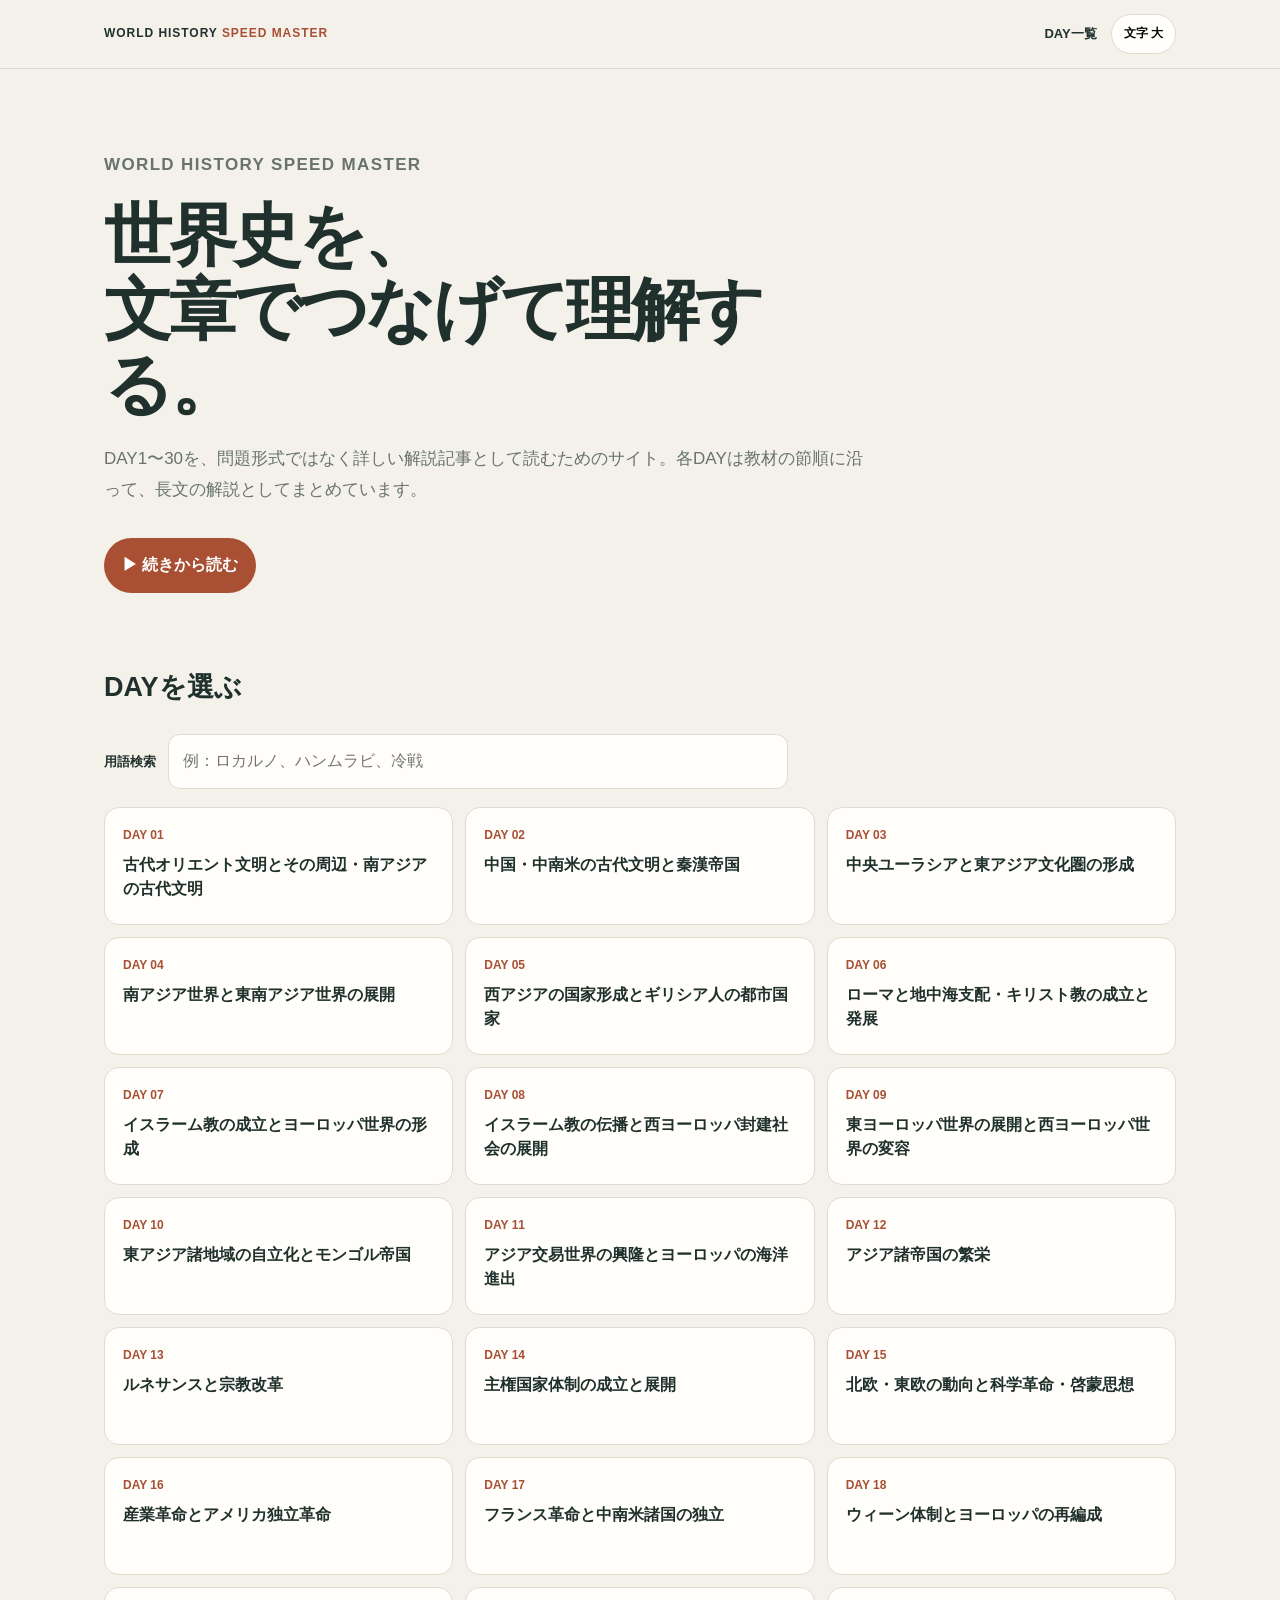
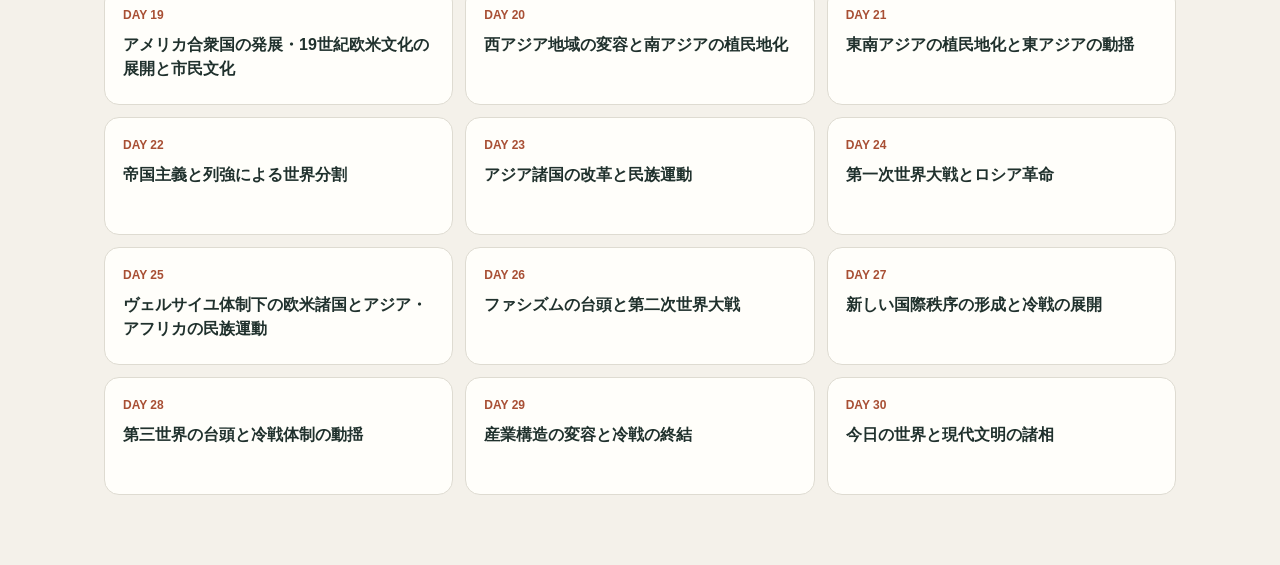
<file: index.html>
<!doctype html>
<html lang="ja">
<head>
<meta charset="utf-8">
<meta name="viewport" content="width=device-width, initial-scale=1, viewport-fit=cover">
<meta name="theme-color" content="#f4f1ea">
<meta name="description" content="DAY1〜30を、問題形式ではなく詳しい解説記事として読む世界史学習サイト。">
<meta name="referrer" content="strict-origin-when-cross-origin">
<title>World History Speed Master｜詳説版</title>
<link rel="icon" href="data:,">
<link rel="stylesheet" href="study.css?v=20260906-article2">
<script defer src="content/days01-05.js?v=20260906-article2"></script>
<script defer src="content/days06-10.js?v=20260906-article2"></script>
<script defer src="content/days11-15.js?v=20260906-article2"></script>
<script defer src="content/days16-20.js?v=20260906-article2"></script>
<script defer src="content/days21-25.js?v=20260906-article2"></script>
<script defer src="content/days26-30.js?v=20260906-article2"></script>
<script defer src="study.js?v=20260906-article2"></script>
</head>
<body>
<a class="skip" href="#app">本文へ移動</a>
<div id="app"><main class="boot"><p class="eyebrow">WORLD HISTORY SPEED MASTER</p><h1>詳説版を読み込んでいます。</h1><p>DAY1〜30の解説記事を準備しています。</p></main></div>
<noscript><p class="boot">このサイトはJavaScriptを使用します。JavaScriptを有効にして再読み込みしてください。</p></noscript>
<div id="toast" hidden></div>
<input id="progress-file" type="file" hidden>
</body>
</html>
</file>
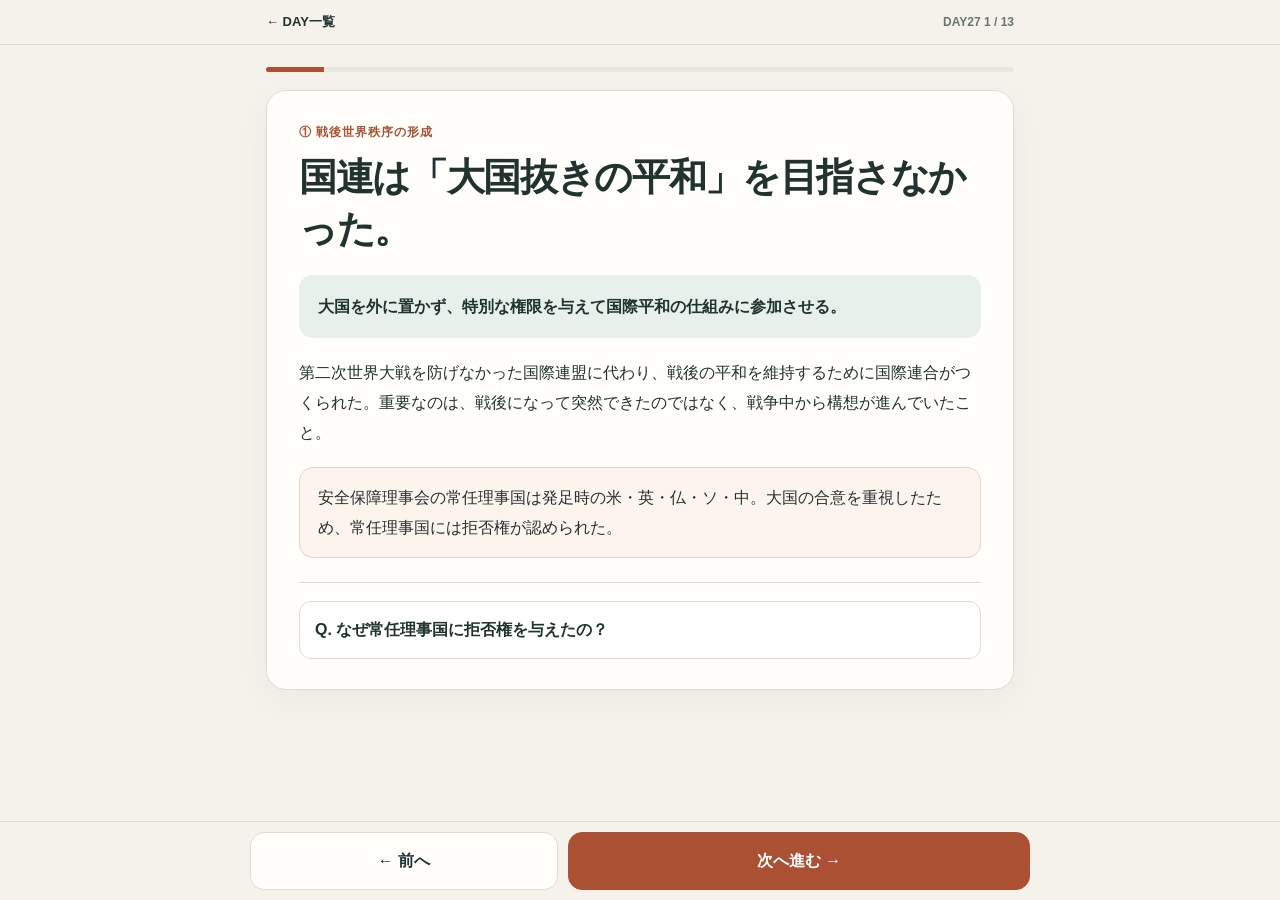
<file: day27.html>
<!doctype html>
<html lang="ja"><head><meta charset="utf-8"><meta name="viewport" content="width=device-width,initial-scale=1,viewport-fit=cover"><meta name="theme-color" content="#f5f2eb"><title>DAY27｜World History Speed Master</title><style>
:root{--bg:#f5f2eb;--paper:#fffefa;--ink:#20332f;--muted:#68756f;--line:#deddd3;--accent:#ac5033;--soft:#f8e8dd;--green:#e8f0eb}*{box-sizing:border-box}body{margin:0;background:var(--bg);color:var(--ink);font-family:-apple-system,BlinkMacSystemFont,"Hiragino Sans","Yu Gothic",sans-serif;line-height:1.85;-webkit-text-size-adjust:100%}.top{position:sticky;top:0;z-index:10;background:#f5f2ebef;backdrop-filter:blur(12px);border-bottom:1px solid var(--line)}.topin{max-width:780px;margin:auto;padding:10px 16px;display:flex;justify-content:space-between;align-items:center;gap:10px}.home{color:var(--ink);text-decoration:none;font-size:13px;font-weight:800}.counter{font-size:12px;color:var(--muted);font-weight:700}.wrap{max-width:780px;margin:auto;padding:22px 16px 120px}.progress{height:5px;background:#e8e7df;border-radius:999px;overflow:hidden;margin-bottom:18px}.progress i{display:block;height:100%;background:var(--accent);transition:.2s}.card{background:var(--paper);border:1px solid var(--line);border-radius:20px;padding:30px 32px;box-shadow:0 10px 38px #2033300b}.eyebrow{font-size:12px;font-weight:900;letter-spacing:.08em;color:var(--accent);margin-bottom:9px}h1{font-size:clamp(27px,5vw,38px);line-height:1.35;letter-spacing:-.035em;margin:0 0 18px}p{margin:13px 0}.take{background:var(--green);border-radius:14px;padding:17px 19px;margin:20px 0;font-weight:750}.note{background:#fdf4ed;border:1px solid #edd1c3;border-radius:14px;padding:15px 18px;margin:20px 0}.chips{display:flex;flex-wrap:wrap;gap:8px;margin:18px 0}.chip{background:var(--soft);border-radius:999px;padding:6px 10px;font-size:13px;font-weight:750}.quiz{margin-top:24px;border-top:1px solid var(--line);padding-top:18px}.quiz button{width:100%;text-align:left;background:#fff;border:1px solid var(--line);border-radius:12px;padding:13px 15px;font:inherit;font-weight:750;color:var(--ink)}.answer{display:none;background:#f6f5ef;border-radius:10px;padding:12px 14px;margin-top:9px}.nav{position:fixed;left:0;right:0;bottom:0;background:#f5f2ebf2;backdrop-filter:blur(12px);border-top:1px solid var(--line);padding:10px 14px calc(10px + env(safe-area-inset-bottom))}.navin{max-width:780px;margin:auto;display:grid;grid-template-columns:1fr 1.5fr;gap:10px}.nav button{border:1px solid var(--line);border-radius:14px;padding:13px 14px;font:inherit;font-weight:850;background:var(--paper);color:var(--ink)}.nav .next{background:var(--accent);color:white;border-color:var(--accent)}.done{display:inline-block;margin-top:14px;color:var(--accent);font-weight:800;text-decoration:none}@media(max-width:560px){.card{padding:24px 20px}.wrap{padding-left:12px;padding-right:12px}.navin{grid-template-columns:1fr 1.6fr}}
</style></head><body><header class="top"><div class="topin"><a class="home" href="index.html">← DAY一覧</a><span class="counter" id="counter"></span></div></header><main class="wrap"><div class="progress"><i id="bar"></i></div><article class="card" id="card"></article></main><nav class="nav"><div class="navin"><button id="prev">← 前へ</button><button class="next" id="next">次へ進む →</button></div></nav><script>
const cards=[
{sec:'① 戦後世界秩序の形成',title:'国連は「大国抜きの平和」を目指さなかった。',take:'大国を外に置かず、特別な権限を与えて国際平和の仕組みに参加させる。',body:`第二次世界大戦を防げなかった国際連盟に代わり、戦後の平和を維持するために国際連合がつくられた。重要なのは、戦後になって突然できたのではなく、戦争中から構想が進んでいたこと。<div class="note">安全保障理事会の常任理事国は発足時の米・英・仏・ソ・中。大国の合意を重視したため、常任理事国には拒否権が認められた。</div>`,q:'なぜ常任理事国に拒否権を与えたの？',a:'大国を国際秩序の外に追い出さず、参加と協調を確保するため。ただし大国同士が対立すると決議が難しくなる。'},
{sec:'① 戦後世界秩序の形成',title:'政治の国連、経済のブレトン＝ウッズ。',take:'平和だけでなく、通貨・復興資金・貿易の仕組みもつくり直した。',body:`1930年代の経済対立を繰り返さないため、戦後は国際経済の安定を重視した。<div class="chips"><span class="chip">IMF：通貨・為替</span><span class="chip">IBRD：復興・開発融資</span><span class="chip">GATT：関税引下げ</span></div>ドルを中心とした国際通貨体制と、貿易自由化の枠組みが整えられていく。`,q:'GATTの役割を一言で言うと？',a:'関税などの貿易障壁を下げ、貿易を自由化していくこと。'},
{sec:'② 米ソ冷戦の始まりと西欧諸国',title:'1947年、「協力」から「封じ込め」へ。',take:'アメリカは援助で西側を支え、ソ連は東欧で影響力を強めた。',body:`戦争中は共通の敵がいた米ソも、戦後の政治・経済体制をめぐって対立する。アメリカはトルーマン＝ドクトリンやマーシャル＝プランで西側を支え、ソ連は東欧に社会主義体制を広げた。<div class="note">経済援助も冷戦政策。生活と経済を安定させ、共産主義への支持拡大を防ぐ狙いがあった。</div>`,q:'なぜ経済援助が「封じ込め」になるの？',a:'貧困や混乱を減らし、共産主義勢力が支持を広げにくくするため。'},
{sec:'② 米ソ冷戦の始まりと西欧諸国',title:'ベルリンの場所が分かると、封鎖が分かる。',take:'西ベルリンは西側地域と地続きではなく、ソ連占領地域の中にあった。',body:`ドイツもベルリンも4か国で分割占領されたが、ベルリンそのものはソ連占領地域の内部にあった。だから西側管理地区への陸路輸送を止めることができた。これがベルリン封鎖である。西側は空輸で対抗した。`,q:'ベルリン封鎖とベルリンの壁は同じ出来事？',a:'別。ベルリン封鎖は1948〜49年、ベルリンの壁は1961年。'},
{sec:'② 米ソ冷戦の始まりと西欧諸国',title:'「経済の組織」と「軍事の組織」を分ける。',take:'名前を暗記するより、何のための組織かで整理する。',body:`<div class="chips"><span class="chip">マーシャル＝プラン：経済復興</span><span class="chip">NATO：西側軍事同盟</span><span class="chip">コメコン：東側経済協力</span><span class="chip">ワルシャワ条約機構：東側軍事同盟</span></div>1949年のNATOとコメコン、1955年のワルシャワ条約機構を、軍事／経済で分けて覚えると混乱しにくい。`,q:'コメコンは軍事同盟？',a:'違う。経済協力の枠組み。軍事同盟はワルシャワ条約機構。'},
{sec:'② 米ソ冷戦の始まりと西欧諸国',title:'西側の国々も、同じ道を歩んだわけではない。',take:'イギリスは福祉、フランスは自主外交、イタリアは共和政へ。',body:`西側諸国は同じ陣営でも国内政策はさまざま。イギリスでは重要産業の国有化や社会保障が進み、フランスではド＝ゴールが独自外交を展開。イタリアは1946年に共和政へ移行した。`,q:'フランスは1966年にNATOそのものを脱退した？',a:'違う。離れたのはNATOの統合軍事機構で、同盟自体からの脱退ではない。'},
{sec:'③ アジアの解放と自立',title:'中国の内戦と朝鮮の戦争が、冷戦につながる。',take:'アジアの国内対立に、米ソの対立が重なった。',body:`国共内戦の結果、1949年に中華人民共和国が成立し、国民政府は台湾へ移った。朝鮮半島では北に朝鮮民主主義人民共和国、南に大韓民国が成立し、1950年に朝鮮戦争が始まる。`,q:'中国では1949年に何が起きた？',a:'中華人民共和国が成立し、蔣介石の国民政府は台湾へ移った。'},
{sec:'③ アジアの解放と自立',title:'日本の独立回復と、東南アジアの脱植民地化。',take:'独立はゴールではなく、その後の安全保障の出発点でもある。',body:`朝鮮戦争を背景に日本では警察予備隊が設置され、1951年にサンフランシスコ平和条約と日米安全保障条約が結ばれた。東南アジアではインドネシア独立、ベトナムではフランスとのインドシナ戦争が進む。1954年のジュネーヴ休戦協定でベトナムは北緯17度線を境に暫定分断された。`,q:'朝鮮とベトナムの分断線は？',a:'朝鮮は38度線、ベトナムは北緯17度線。'},
{sec:'③ アジアの解放と自立',title:'南・西アジアでは、「自立」の形が分かれた。',take:'分離独立、資源国有化、建国と戦争。自立の課題は地域ごとに違う。',body:`インドとパキスタンは宗教対立を背景に分離独立。イランではモサッデグが石油国有化を進めた。パレスチナでは国連分割案をめぐる対立からイスラエル建国と戦争へつながった。`,q:'イランの石油国有化の狙いは？',a:'自国の資源とその利益に対する主導権を取り戻すこと。'},
{sec:'④ ソ連の「雪どけ」',title:'緊張は緩んだ。でも、東側の自由化は限定的だった。',take:'西側との平和共存と、東欧への支配維持は同時に進んだ。',body:`フルシチョフはスターリン批判と平和共存を打ち出し、「雪どけ」が進んだ。一方、東欧の自由化には限界があり、1956年のハンガリー動乱ではソ連が軍事介入した。`,q:'「雪どけ」なのに、なぜハンガリーへ介入したの？',a:'西側との全面衝突は避けても、東欧をソ連の勢力圏から離脱させるつもりはなかったから。'},
{sec:'⑤ アメリカ合衆国と欧州統合の動き',title:'冷戦は、アメリカの国内政治にも入り込んだ。',take:'国外では封じ込め、国内では共産主義への警戒が強まった。',body:`冷戦下のアメリカでは共産主義への不安が国内にも広がり、マッカーシーらによる「赤狩り」が進んだ。CIAなど安全保障機構も強化された。`,q:'「赤狩り」とは？',a:'共産主義者やその同調者と疑われた人々への追及や排除が広がったこと。'},
{sec:'⑤ アメリカ合衆国と欧州統合の動き',title:'欧州統合は、「戦争に使う産業」の共同管理から。',take:'いきなり一国になるのではなく、石炭・鉄鋼の共同管理から始めた。',body:`フランスと西ドイツを中心に、石炭と鉄鋼を共同管理するECSCが成立。そこからEEC、ECへと統合が広がっていく。戦争をしない約束だけでなく、戦争をしにくい仕組みをつくる発想だった。`,q:'NATOとECSCの違いは？',a:'NATOは軍事同盟。ECSCは石炭・鉄鋼の共同管理を通じた欧州統合の仕組み。'},
{sec:'総まとめ',title:'「秩序をつくる」と「陣営に分かれる」。',take:'戦後史は、国際協力と冷戦対立の二本線で見ると整理しやすい。',body:`第二次世界大戦後、国連や国際経済制度による新秩序がつくられた一方、米ソ対立で世界は二陣営へ分かれた。アジアでは独立運動と冷戦が重なり、分断と戦争が進む。さらに「雪どけ」や欧州統合のように、対立を緩和し新しい協力を生む動きも現れた。<br><a class="done" href="index.html">✓ DAY一覧へ戻る</a>`,q:'DAY27を一文でまとめると？',a:'戦後秩序をつくる国際協力と、米ソ冷戦による世界の分断が同時に進んだ時代。'}
];
let i=Number(localStorage.getItem('whsm-day27-card')||0);if(i<0||i>=cards.length)i=0;
function render(){const c=cards[i];document.getElementById('counter').textContent=`DAY27  ${i+1} / ${cards.length}`;document.getElementById('bar').style.width=`${(i+1)/cards.length*100}%`;document.getElementById('card').innerHTML=`<div class="eyebrow">${c.sec}</div><h1>${c.title}</h1><div class="take">${c.take}</div><div>${c.body}</div><div class="quiz"><button id="q">Q. ${c.q}</button><div class="answer" id="ans">${c.a}</div></div>`;document.getElementById('q').onclick=()=>{const a=document.getElementById('ans');a.style.display=a.style.display==='block'?'none':'block'};document.getElementById('prev').disabled=i===0;document.getElementById('next').textContent=i===cards.length-1?'DAY一覧へ →':'次へ進む →';localStorage.setItem('whsm-day27-card',i);localStorage.setItem('whsm-last','day27.html');window.scrollTo({top:0,behavior:'instant'})}
document.getElementById('prev').onclick=()=>{if(i>0){i--;render()}};document.getElementById('next').onclick=()=>{if(i<cards.length-1){i++;render()}else{localStorage.setItem('whsm-completed-days','1');location.href='index.html'}};render();
</script></body></html>
</file>
<file: study.css>
:root{--bg:#f4f1ea;--paper:#fffefa;--ink:#20312d;--muted:#68736e;--line:#dedbd1;--accent:#a84f34;--soft:#f5e8de;--reading:18px}*{box-sizing:border-box}html{scroll-behavior:smooth;scroll-padding-top:90px}body{margin:0;background:var(--bg);color:var(--ink);font-family:-apple-system,BlinkMacSystemFont,"Hiragino Sans","Yu Gothic",Meiryo,sans-serif;line-height:1.8;-webkit-text-size-adjust:100%}a{color:inherit}button,input{font:inherit}.skip{position:absolute;left:-9999px}.wide{max-width:1120px;margin:auto;padding:0 24px}.mast{position:sticky;top:0;z-index:20;background:#f4f1eaf2;backdrop-filter:blur(12px);border-bottom:1px solid var(--line)}.mast .wide{height:68px;display:flex;align-items:center;justify-content:space-between;gap:18px}.brand{text-decoration:none;font-size:12px;font-weight:900;letter-spacing:.08em}.brand span{color:var(--accent)}.mast nav{display:flex;align-items:center;gap:14px}.mast nav a{font-size:13px;font-weight:750;text-decoration:none}.mast button{border:1px solid var(--line);background:var(--paper);border-radius:999px;padding:8px 12px;font-size:12px;font-weight:750}.home{padding-bottom:70px}.hero{padding:64px 0 48px;max-width:760px}.eyebrow,.daytag,.section-no{font-size:12px;font-weight:900;letter-spacing:.08em;color:var(--accent)}.hero h1{font-size:clamp(40px,7vw,68px);line-height:1.1;letter-spacing:-.05em;margin:10px 0 22px}.hero p{color:var(--muted);font-size:17px}.start{display:inline-block;margin-top:16px;background:var(--accent);color:#fff;text-decoration:none;padding:13px 18px;border-radius:999px;font-weight:850}.home h2{font-size:27px}.search{display:flex;align-items:center;gap:12px;margin:18px 0}.search span{font-size:13px;font-weight:800}.search input{flex:1;max-width:620px;border:1px solid var(--line);background:var(--paper);border-radius:12px;padding:12px 14px}.daygrid{display:grid;grid-template-columns:repeat(3,1fr);gap:12px}.daylink{display:flex;flex-direction:column;gap:6px;text-decoration:none;background:var(--paper);border:1px solid var(--line);border-radius:15px;padding:17px 18px;min-height:118px}.daylink b{font-size:12px;color:var(--accent)}.daylink span{font-weight:800;line-height:1.5}.daylink small{margin-top:auto;color:var(--muted)}.empty{color:var(--muted)}.article{max-width:1180px;margin:auto;display:grid;grid-template-columns:270px minmax(0,800px);gap:54px;padding:40px 28px 90px}.sidebar{position:sticky;top:104px;align-self:start;max-height:calc(100vh - 130px);overflow:auto}.back{font-size:13px;color:var(--muted);text-decoration:none}.sidebar h2{font-size:18px;line-height:1.5;margin:8px 0 20px}.sidebar details{border-top:1px solid var(--line);padding-top:14px}.sidebar summary{font-size:13px;font-weight:850;cursor:pointer}.sidebar ol{padding-left:22px;margin:10px 0}.sidebar li{margin:8px 0}.sidebar li a{font-size:12px;color:var(--muted);text-decoration:none}.paper{background:var(--paper);border:1px solid var(--line);border-radius:22px;padding:48px 54px 60px;box-shadow:0 12px 45px #20332f0a}.article-head{padding-bottom:36px;border-bottom:1px solid var(--line)}.article-head h1{font-size:clamp(30px,5vw,46px);line-height:1.35;letter-spacing:-.04em;margin:8px 0 18px}.intro{font-size:16px;color:var(--muted);margin:0}.chapter{padding:42px 0 10px;border-bottom:1px solid var(--line)}.section-no{margin:0 0 18px}.subsection{margin:0 0 42px}.subsection h3{font-size:25px;line-height:1.5;letter-spacing:-.025em;margin:0 0 13px}.thesis{font-size:var(--reading);font-weight:800;background:var(--soft);border-left:4px solid var(--accent);padding:14px 17px;margin:0 0 20px}.prose{font-size:var(--reading);line-height:2.05;letter-spacing:.01em}.prose p{margin:0 0 20px}.daynav{display:flex;justify-content:space-between;gap:16px;padding-top:38px}.daynav a{font-weight:850;text-decoration:none;color:var(--accent)}.boot{max-width:700px;margin:70px auto;padding:24px}.toast,#progress-file{display:none}@media(max-width:900px){.article{grid-template-columns:1fr;gap:20px;padding:24px 18px 70px}.sidebar{position:static;max-height:none}.sidebar details{background:var(--paper);border:1px solid var(--line);border-radius:14px;padding:12px 14px}.paper{padding:38px 34px}.daygrid{grid-template-columns:repeat(2,1fr)}}@media(max-width:560px){.wide{padding:0 16px}.mast .wide{height:62px}.brand{font-size:10px}.mast nav a{display:none}.hero{padding:42px 0 34px}.hero h1{font-size:42px}.hero p{font-size:15px}.daygrid{grid-template-columns:1fr}.article{padding:18px 10px 60px}.paper{border-radius:18px;padding:28px 19px}.article-head h1{font-size:31px}.chapter{padding-top:34px}.subsection h3{font-size:23px}.prose,.thesis{line-height:1.95}.daynav{font-size:14px}}
</file>
